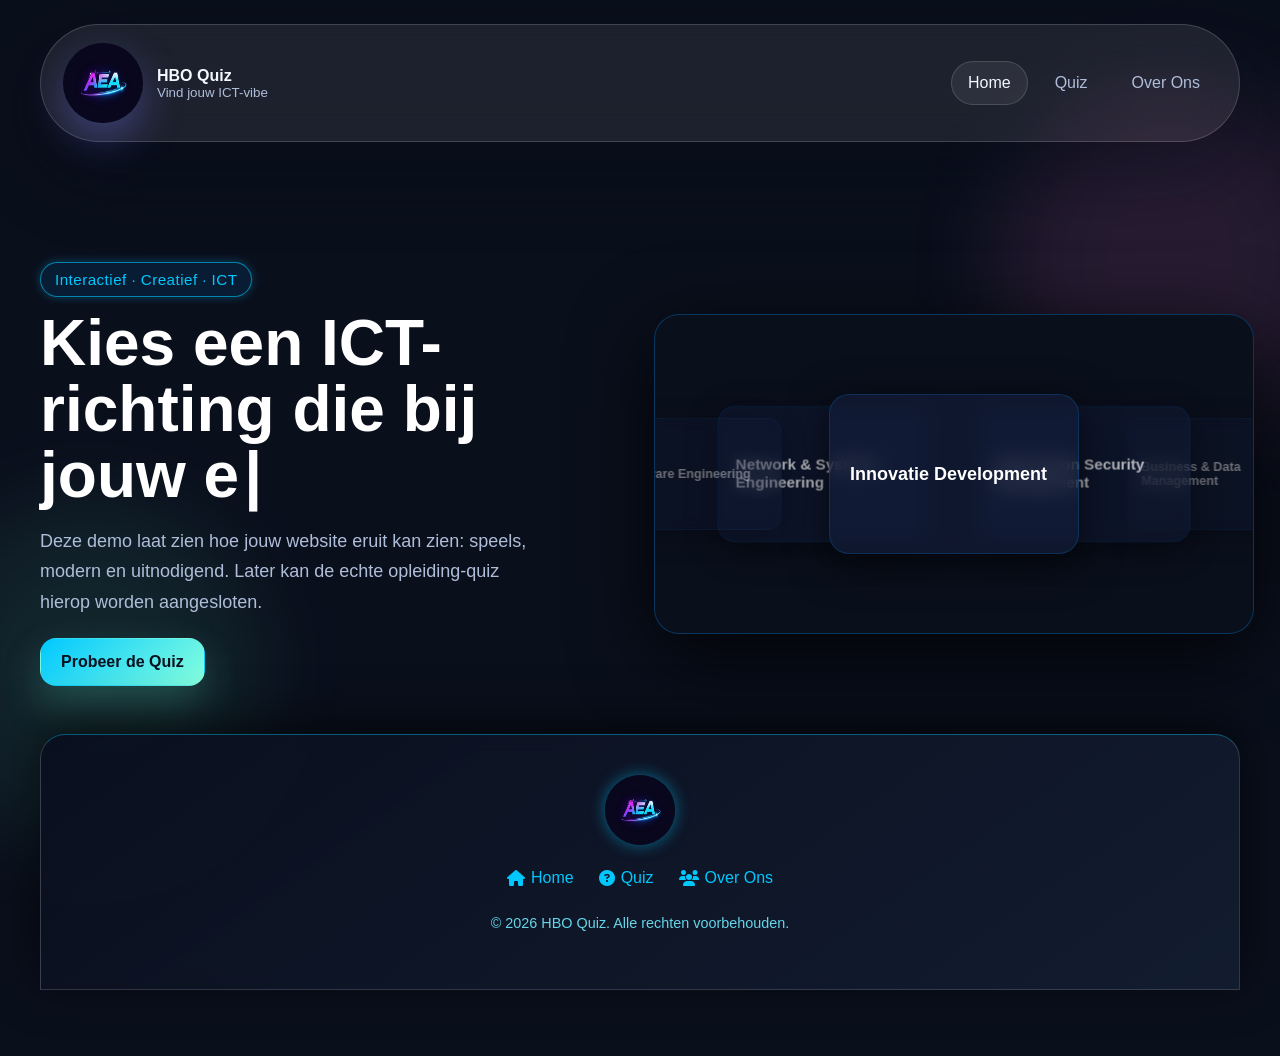
<file: index.html>
<!DOCTYPE html>
<html lang="nl">

<head>
  <meta charset="UTF-8" />
  <meta name="viewport" content="width=device-width, initial-scale=1.0" />
  <title>HBO Quiz | Ontdek jouw ICT-match</title>
  <meta name="description"
    content="Een speelse demo-website voor een interactieve ICT-quiz met home, quiz en contactpagina." />
  <link rel="preconnect" href="https://fonts.googleapis.com" />
  <link rel="preconnect" href="https://fonts.gstatic.com" crossorigin />
  <link href="https://fonts.googleapis.com/css2?family=Inter:wght@400;500;600;700;800&display=swap" rel="stylesheet" />
  <link rel="stylesheet" href="css/style.css" />
  <link rel="stylesheet" href="https://cdnjs.cloudflare.com/ajax/libs/font-awesome/6.5.0/css/all.min.css">

</head>

<body data-page="home">
  <div class="page-shell">
    <header class="site-header glass-panel">
      <a class="brand" href="index.html">

        <img src="img/logo.png" class="brand-mark" alt="" style="width: 80px; height: 80px; border-radius: 50%;">


        <span>
          <strong>HBO Quiz</strong>
          <small>Vind jouw ICT-vibe</small>
        </span>
      </a>

      <button class="menu-toggle" type="button" aria-label="Open menu">
        <span></span>
        <span></span>
        <span></span>
      </button>

      <nav class="site-nav">
        <a class="active" href="index.html">Home</a>
        <a href="quiz/index.html">Quiz</a>
        <a href="quiz/over-ons.html">Over Ons</a>
      </nav>
    </header>

    <main>
      <section class="hero section-grid">
        <div class="hero-copy">
          <span class="eyebrow reveal">Interactief · Creatief · ICT</span>

          <h1 class="title interactive-text">
            <span>Kies</span>
            <span>een</span>
            <span class="highlight">ICT-richting</span>
            <span>die</span>
            <span>bij</span>
            <span>jouw</span>
            <span>energie</span>
            <span>past.</span>
          </h1>

          <p class="reveal delay">
            Deze demo laat zien hoe jouw website eruit kan zien: speels,
            modern en uitnodigend. Later kan de echte opleiding-quiz hierop
            worden aangesloten.
          </p>

          <div class="hero-actions reveal delay-2">
            <a class="button button-primary" href="quiz/index.html">Probeer de Quiz</a>


          </div>
        </div>

        <div class="hero-box">
          <div class="card-stack">

            <div class="card pos-2">
              <h2>Software Engineering</h2>
            </div>

            <div class="card pos-1">
              <h2>Network & Systems Engineering</h2>
            </div>

            <div class="card pos-0">
              <h2>Innovatie Development</h2>
            </div>

            <div class="card pos-3">
              <h2>Information Security Management</h2>
            </div>

            <div class="card pos-4">
              <h2>Business & Data Management</h2>
            </div>

          </div>
        </div>


      </section>

    <footer class="site-footer glass-panel">
  <div class="footer-content">
    <div class="footer-logo">
      <a href="index.html" class="brand">
        <img src="img/logo.png" class="brand-mark" alt="HBO Quiz Logo">
      </a>
    </div>

    <nav class="footer-nav">
      <a href="index.html"><i class="fas fa-home"></i> Home</a>
      <a href="quiz/index.html"><i class="fas fa-question-circle"></i> Quiz</a>
      <a href="quiz/over-ons.html"><i class="fas fa-users"></i> Over Ons</a>
    </nav>

    <p class="footer-copy">&copy; 2026 HBO Quiz. Alle rechten voorbehouden.</p>
  </div>
</footer>

<script src="javascript/script.js"></script>
</body>
<br>

</html>
</file>
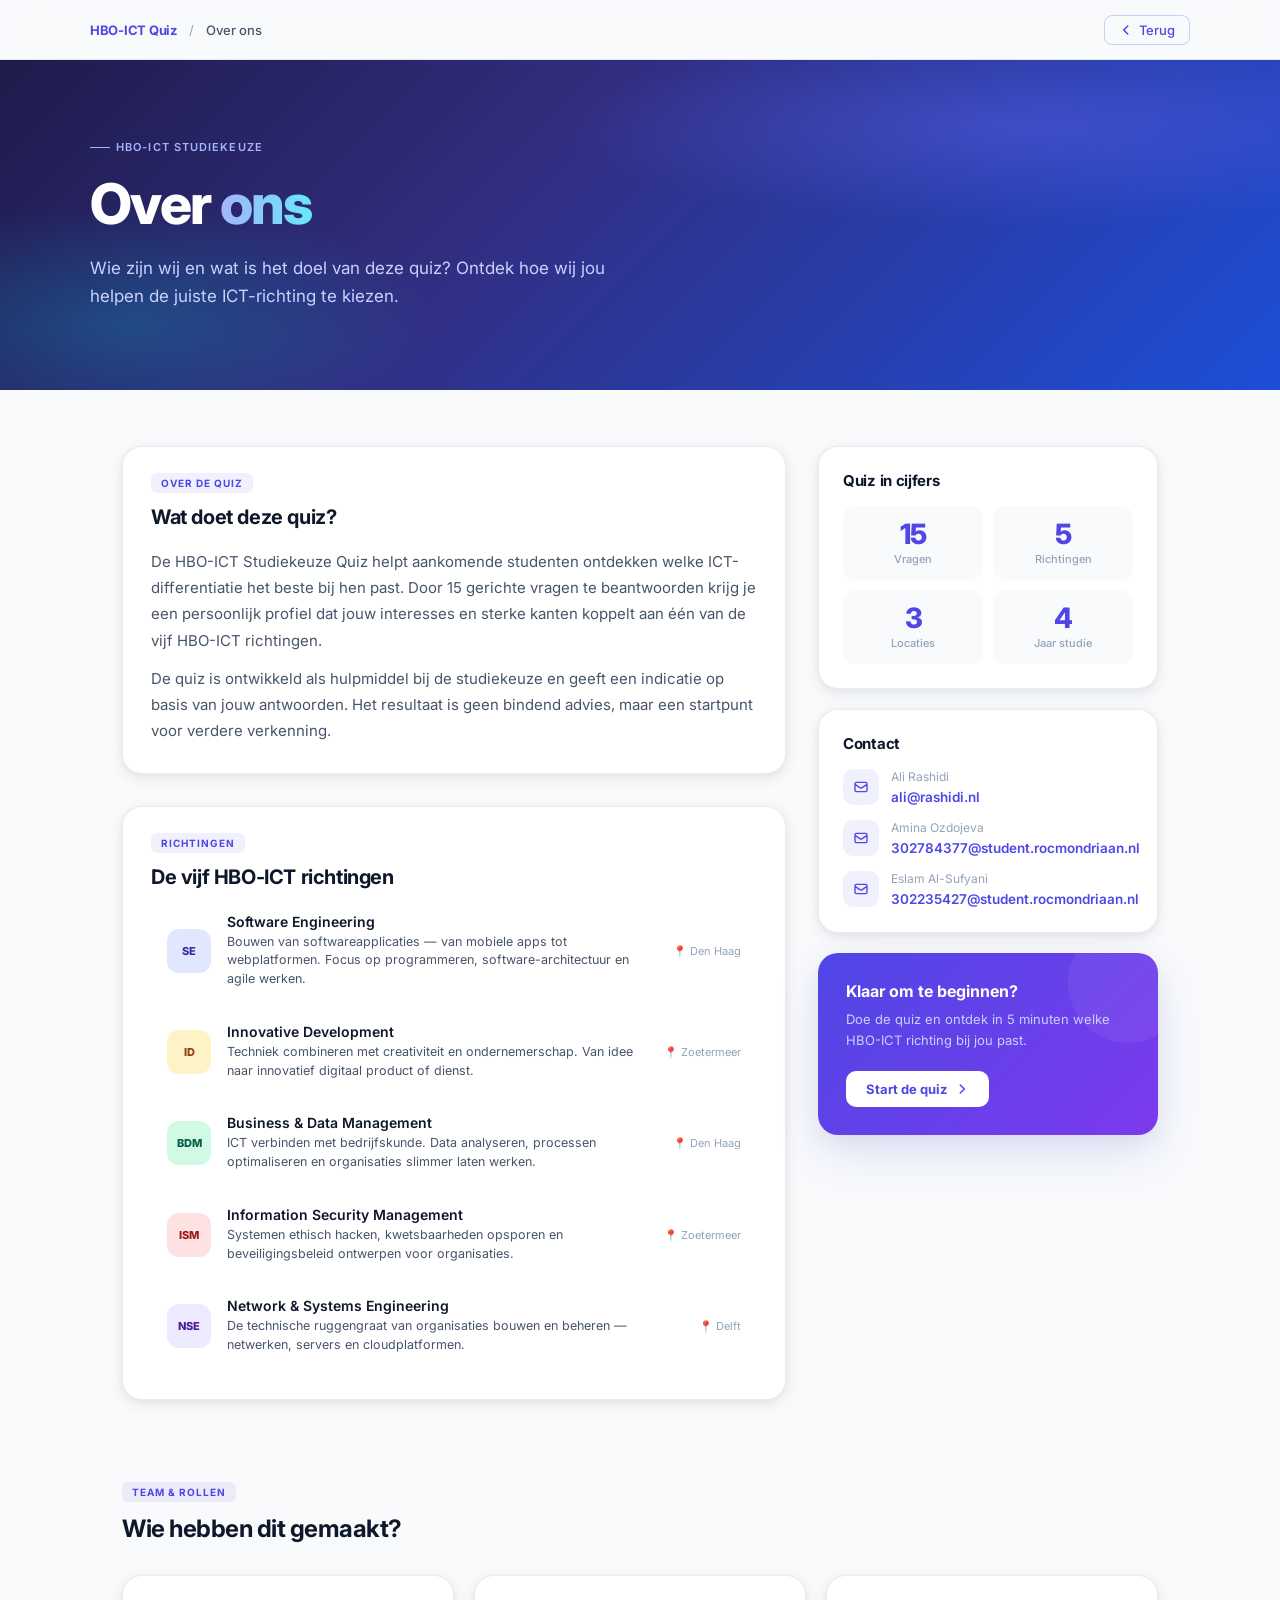
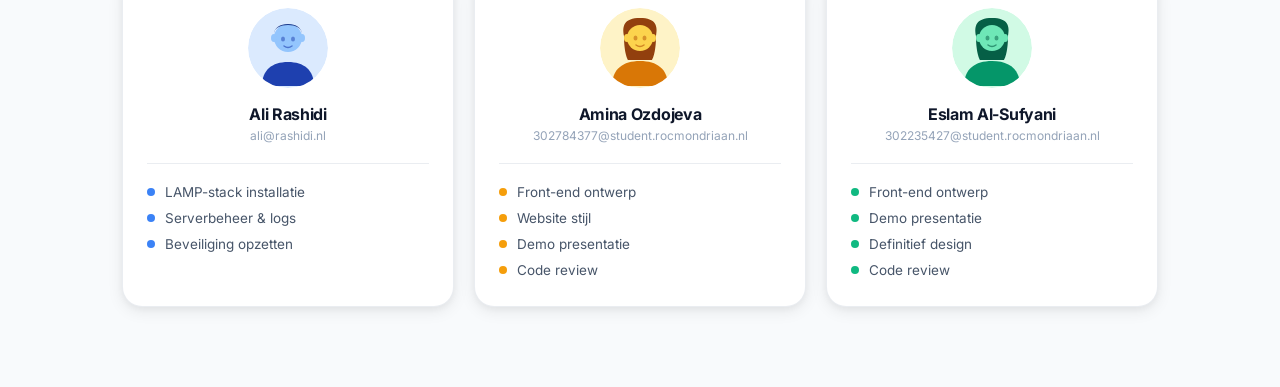
<file: over-ons.html>
<!DOCTYPE html>
<html lang="nl">
<head>
  <meta charset="UTF-8" />
  <meta name="viewport" content="width=device-width, initial-scale=1.0" />
  <title>Over ons – HBO-ICT Studiekeuze Quiz</title>
  <link rel="preconnect" href="https://fonts.googleapis.com">
  <link rel="preconnect" href="https://fonts.gstatic.com" crossorigin>
  <link href="https://fonts.googleapis.com/css2?family=Inter:wght@300;400;500;600;700;800&display=swap" rel="stylesheet">
  <style>
    *, *::before, *::after { box-sizing: border-box; margin: 0; padding: 0; }

    :root {
      --primary: #4f46e5;
      --primary-light: #818cf8;
      --primary-dark: #3730a3;
      --surface-solid: #ffffff;
      --text-primary: #0f172a;
      --text-secondary: #475569;
      --text-muted: #94a3b8;
      --border: rgba(148,163,184,0.2);
      --shadow-md: 0 4px 16px rgba(0,0,0,0.08), 0 2px 6px rgba(0,0,0,0.04);
      --shadow-lg: 0 20px 48px rgba(79,70,229,0.12), 0 8px 24px rgba(0,0,0,0.06);
    }

    html { scroll-behavior: smooth; }

    body {
      font-family: 'Inter', system-ui, -apple-system, sans-serif;
      background: #f8fafc;
      color: var(--text-primary);
      min-height: 100vh;
      -webkit-font-smoothing: antialiased;
    }

    /* ── NAV ── */
    nav {
      position: sticky;
      top: 0;
      z-index: 100;
      background: rgba(248,250,252,0.85);
      backdrop-filter: blur(16px);
      -webkit-backdrop-filter: blur(16px);
      border-bottom: 1px solid var(--border);
      padding: 0 2rem;
      height: 60px;
      display: flex;
      align-items: center;
    }

    .nav-inner {
      max-width: 1100px;
      margin: 0 auto;
      width: 100%;
      display: flex;
      align-items: center;
      gap: 12px;
    }

    .nav-logo { font-size: 13px; font-weight: 700; color: var(--primary); letter-spacing: -0.02em; }
    .nav-sep { color: var(--text-muted); font-size: 13px; }
    .nav-page { font-size: 13px; color: var(--text-secondary); font-weight: 500; }

    .nav-back {
      margin-left: auto;
      display: inline-flex;
      align-items: center;
      gap: 6px;
      font-size: 13px;
      font-weight: 500;
      color: var(--primary);
      text-decoration: none;
      padding: 6px 14px;
      border-radius: 8px;
      border: 1.5px solid rgba(79,70,229,0.25);
      transition: background 0.15s, border-color 0.15s;
    }
    .nav-back:hover { background: rgba(79,70,229,0.06); border-color: var(--primary); }
    .nav-back svg { width: 14px; height: 14px; }

    /* ── HERO ── */
    .hero {
      background: linear-gradient(135deg, #1e1b4b 0%, #312e81 40%, #1d4ed8 100%);
      padding: 72px 2rem 80px;
      position: relative;
      overflow: hidden;
    }
    .hero::before {
      content: '';
      position: absolute;
      inset: 0;
      background:
        radial-gradient(ellipse 60% 50% at 80% 20%, rgba(99,102,241,0.4) 0%, transparent 60%),
        radial-gradient(ellipse 40% 60% at 10% 80%, rgba(6,182,212,0.25) 0%, transparent 60%);
      pointer-events: none;
    }
    .hero-inner { max-width: 1100px; margin: 0 auto; position: relative; }

    .hero-label {
      display: inline-flex;
      align-items: center;
      gap: 6px;
      font-size: 11px;
      font-weight: 600;
      letter-spacing: 0.1em;
      text-transform: uppercase;
      color: #a5b4fc;
      margin-bottom: 20px;
    }
    .hero-label::before { content: ''; display: block; width: 20px; height: 1.5px; background: #a5b4fc; }

    .hero h1 {
      font-size: clamp(36px, 5vw, 56px);
      font-weight: 800;
      color: #ffffff;
      letter-spacing: -0.03em;
      line-height: 1.1;
      margin-bottom: 18px;
    }
    .hero h1 span {
      background: linear-gradient(90deg, #a5b4fc, #67e8f9);
      -webkit-background-clip: text;
      -webkit-text-fill-color: transparent;
      background-clip: text;
    }
    .hero-sub { font-size: 17px; color: #c7d2fe; max-width: 520px; line-height: 1.65; font-weight: 400; }

    /* ── LAYOUT ── */
    main {
      max-width: 1100px;
      margin: 0 auto;
      padding: 56px 2rem 80px;
      display: grid;
      grid-template-columns: 1fr 340px;
      gap: 32px;
      align-items: start;
    }

    .left-col { display: flex; flex-direction: column; gap: 32px; }

    .section-card {
      background: var(--surface-solid);
      border-radius: 20px;
      border: 1px solid var(--border);
      box-shadow: var(--shadow-md);
      overflow: hidden;
    }
    .section-card-header { padding: 24px 28px 0; }

    .section-tag {
      display: inline-block;
      font-size: 10px;
      font-weight: 700;
      letter-spacing: 0.1em;
      text-transform: uppercase;
      color: var(--primary);
      background: rgba(79,70,229,0.08);
      padding: 4px 10px;
      border-radius: 6px;
      margin-bottom: 12px;
    }
    .section-card h2 { font-size: 20px; font-weight: 700; letter-spacing: -0.02em; color: var(--text-primary); margin-bottom: 4px; }

    .section-card-body { padding: 16px 28px 28px; }
    .section-card-body p { font-size: 15px; color: var(--text-secondary); line-height: 1.75; margin-bottom: 12px; }
    .section-card-body p:last-child { margin-bottom: 0; }

    /* ── TRACKS ── */
    .tracks-list { padding: 4px 28px 28px; display: flex; flex-direction: column; gap: 2px; }

    .track-item {
      display: flex;
      align-items: center;
      gap: 16px;
      padding: 16px;
      border-radius: 14px;
      transition: background 0.15s;
    }
    .track-item:hover { background: #f8fafc; }

    .track-icon {
      flex-shrink: 0;
      width: 44px;
      height: 44px;
      border-radius: 12px;
      display: flex;
      align-items: center;
      justify-content: center;
      font-size: 11px;
      font-weight: 800;
    }
    .track-item-body { flex: 1; min-width: 0; }
    .track-item-body h3 { font-size: 14px; font-weight: 600; color: var(--text-primary); margin-bottom: 3px; }
    .track-item-body p { font-size: 12.5px; color: var(--text-secondary); line-height: 1.5; margin: 0; }
    .track-loc { font-size: 11px; color: var(--text-muted); white-space: nowrap; flex-shrink: 0; }

    /* ── SIDEBAR ── */
    .right-col { display: flex; flex-direction: column; gap: 20px; }

    .sidebar-card {
      background: var(--surface-solid);
      border-radius: 20px;
      border: 1px solid var(--border);
      box-shadow: var(--shadow-md);
      padding: 24px;
    }
    .sidebar-card h3 { font-size: 15px; font-weight: 700; color: var(--text-primary); letter-spacing: -0.02em; margin-bottom: 16px; }

    .stat-grid { display: grid; grid-template-columns: 1fr 1fr; gap: 10px; }
    .stat { background: #f8fafc; border-radius: 12px; padding: 14px; text-align: center; }
    .stat-number { font-size: 28px; font-weight: 800; letter-spacing: -0.04em; color: var(--primary); line-height: 1; margin-bottom: 4px; }
    .stat-label { font-size: 11px; color: var(--text-muted); font-weight: 500; }

    .contact-item { display: flex; align-items: center; gap: 12px; }
    .contact-icon {
      width: 36px; height: 36px;
      border-radius: 10px;
      background: rgba(79,70,229,0.08);
      display: flex; align-items: center; justify-content: center;
      flex-shrink: 0;
    }
    .contact-icon svg { width: 16px; height: 16px; color: var(--primary); }
    .contact-item-body p { font-size: 12px; color: var(--text-muted); margin-bottom: 2px; }
    .contact-item-body a { font-size: 13.5px; font-weight: 600; color: var(--primary); text-decoration: none; }
    .contact-item-body a:hover { text-decoration: underline; }

    .cta-card {
      background: linear-gradient(135deg, var(--primary) 0%, #7c3aed 100%);
      border-radius: 20px;
      padding: 28px;
      box-shadow: var(--shadow-lg);
      position: relative;
      overflow: hidden;
    }
    .cta-card::before {
      content: '';
      position: absolute;
      top: -30px; right: -30px;
      width: 120px; height: 120px;
      border-radius: 50%;
      background: rgba(255,255,255,0.06);
    }
    .cta-card h3 { font-size: 16px; font-weight: 700; color: #fff; margin-bottom: 8px; position: relative; }
    .cta-card p { font-size: 13px; color: #c7d2fe; line-height: 1.6; margin-bottom: 20px; position: relative; }

    .cta-btn {
      display: inline-flex;
      align-items: center;
      gap: 8px;
      background: #fff;
      color: var(--primary);
      font-size: 13px;
      font-weight: 700;
      padding: 10px 20px;
      border-radius: 10px;
      text-decoration: none;
      transition: opacity 0.15s, transform 0.15s;
      position: relative;
    }
    .cta-btn:hover { opacity: 0.92; transform: translateY(-1px); }
    .cta-btn svg { width: 14px; height: 14px; }

    /* ── TEAM SECTION ── */
    .team-section {
      max-width: 1100px;
      margin: 0 auto;
      padding: 0 2rem 80px;
    }

    .team-section-header {
      margin-bottom: 32px;
    }

    .team-section-header .section-tag { margin-bottom: 12px; }

    .team-section-header h2 {
      font-size: 24px;
      font-weight: 700;
      letter-spacing: -0.02em;
      color: var(--text-primary);
    }

    .team-grid {
      display: grid;
      grid-template-columns: repeat(3, 1fr);
      gap: 20px;
    }

    .team-card {
      background: var(--surface-solid);
      border-radius: 20px;
      border: 1px solid var(--border);
      box-shadow: var(--shadow-md);
      padding: 32px 24px 28px;
      display: flex;
      flex-direction: column;
      align-items: center;
      text-align: center;
      transition: box-shadow 0.2s, transform 0.2s;
    }
    .team-card:hover {
      box-shadow: var(--shadow-lg);
      transform: translateY(-2px);
    }

    .team-avatar {
      width: 80px;
      height: 80px;
      border-radius: 50%;
      overflow: hidden;
      margin-bottom: 16px;
      flex-shrink: 0;
      display: flex;
      align-items: flex-end;
      justify-content: center;
    }

    .team-avatar svg {
      width: 100%;
      height: 100%;
    }

    .team-name {
      font-size: 16px;
      font-weight: 700;
      color: var(--text-primary);
      letter-spacing: -0.02em;
      margin-bottom: 4px;
    }

    .team-email {
      font-size: 12px;
      color: var(--text-muted);
      text-decoration: none;
      margin-bottom: 20px;
      word-break: break-all;
    }
    .team-email:hover { color: var(--primary); }

    .team-divider {
      width: 100%;
      height: 1px;
      background: var(--border);
      margin-bottom: 20px;
    }

    .team-roles {
      list-style: none;
      width: 100%;
      display: flex;
      flex-direction: column;
      gap: 10px;
      text-align: left;
    }

    .team-roles li {
      display: flex;
      align-items: center;
      gap: 10px;
      font-size: 13.5px;
      color: var(--text-secondary);
    }

    .role-dot {
      width: 8px;
      height: 8px;
      border-radius: 50%;
      flex-shrink: 0;
    }

    @media (max-width: 820px) {
      main { grid-template-columns: 1fr; padding: 40px 1.25rem 60px; }
      .right-col { order: -1; }
      .stat-grid { grid-template-columns: repeat(4, 1fr); }
      .team-grid { grid-template-columns: 1fr; }
      .team-section { padding-left: 1.25rem; padding-right: 1.25rem; }
    }
    @media (max-width: 520px) {
      .hero { padding: 52px 1.25rem 60px; }
      .section-card-header, .section-card-body, .tracks-list { padding-left: 20px; padding-right: 20px; }
      .stat-grid { grid-template-columns: 1fr 1fr; }
      .team-grid { grid-template-columns: 1fr; }
    }
  </style>
</head>
<body>

<!-- NAV -->
<nav>
  <div class="nav-inner">
    <span class="nav-logo">HBO-ICT Quiz</span>
    <span class="nav-sep">/</span>
    <span class="nav-page">Over ons</span>
    <a href="index.html" class="nav-back">
      <svg fill="none" viewBox="0 0 24 24" stroke="currentColor" stroke-width="2.5">
        <path stroke-linecap="round" stroke-linejoin="round" d="M15 19l-7-7 7-7"/>
      </svg>
      Terug
    </a>
  </div>
</nav>

<!-- HERO -->
<section class="hero">
  <div class="hero-inner">
    <div class="hero-label">HBO-ICT Studiekeuze</div>
    <h1>Over <span>ons</span></h1>
    <p class="hero-sub">Wie zijn wij en wat is het doel van deze quiz? Ontdek hoe wij jou helpen de juiste ICT-richting te kiezen.</p>
  </div>
</section>

<!-- MAIN -->
<main>
  <div class="left-col">

    <!-- About quiz -->
    <div class="section-card">
      <div class="section-card-header">
        <div class="section-tag">Over de quiz</div>
        <h2>Wat doet deze quiz?</h2>
      </div>
      <div class="section-card-body">
        <p>De HBO-ICT Studiekeuze Quiz helpt aankomende studenten ontdekken welke ICT-differentiatie het beste bij hen past. Door 15 gerichte vragen te beantwoorden krijg je een persoonlijk profiel dat jouw interesses en sterke kanten koppelt aan één van de vijf HBO-ICT richtingen.</p>
        <p>De quiz is ontwikkeld als hulpmiddel bij de studiekeuze en geeft een indicatie op basis van jouw antwoorden. Het resultaat is geen bindend advies, maar een startpunt voor verdere verkenning.</p>
      </div>
    </div>

    <!-- Tracks -->
    <div class="section-card">
      <div class="section-card-header">
        <div class="section-tag">Richtingen</div>
        <h2>De vijf HBO-ICT richtingen</h2>
      </div>
      <div class="tracks-list">

        <div class="track-item">
          <div class="track-icon" style="background:#e0e7ff;color:#3730a3">SE</div>
          <div class="track-item-body">
            <h3>Software Engineering</h3>
            <p>Bouwen van softwareapplicaties — van mobiele apps tot webplatformen. Focus op programmeren, software-architectuur en agile werken.</p>
          </div>
          <span class="track-loc">📍 Den Haag</span>
        </div>

        <div class="track-item">
          <div class="track-icon" style="background:#fef3c7;color:#92400e">ID</div>
          <div class="track-item-body">
            <h3>Innovative Development</h3>
            <p>Techniek combineren met creativiteit en ondernemerschap. Van idee naar innovatief digitaal product of dienst.</p>
          </div>
          <span class="track-loc">📍 Zoetermeer</span>
        </div>

        <div class="track-item">
          <div class="track-icon" style="background:#d1fae5;color:#065f46">BDM</div>
          <div class="track-item-body">
            <h3>Business &amp; Data Management</h3>
            <p>ICT verbinden met bedrijfskunde. Data analyseren, processen optimaliseren en organisaties slimmer laten werken.</p>
          </div>
          <span class="track-loc">📍 Den Haag</span>
        </div>

        <div class="track-item">
          <div class="track-icon" style="background:#fee2e2;color:#991b1b">ISM</div>
          <div class="track-item-body">
            <h3>Information Security Management</h3>
            <p>Systemen ethisch hacken, kwetsbaarheden opsporen en beveiligingsbeleid ontwerpen voor organisaties.</p>
          </div>
          <span class="track-loc">📍 Zoetermeer</span>
        </div>

        <div class="track-item">
          <div class="track-icon" style="background:#ede9fe;color:#4c1d95">NSE</div>
          <div class="track-item-body">
            <h3>Network &amp; Systems Engineering</h3>
            <p>De technische ruggengraat van organisaties bouwen en beheren — netwerken, servers en cloudplatformen.</p>
          </div>
          <span class="track-loc">📍 Delft</span>
        </div>

      </div>
    </div>

  </div><!-- /left-col -->

  <div class="right-col">

    <!-- Stats -->
    <div class="sidebar-card">
      <h3>Quiz in cijfers</h3>
      <div class="stat-grid">
        <div class="stat"><div class="stat-number">15</div><div class="stat-label">Vragen</div></div>
        <div class="stat"><div class="stat-number">5</div><div class="stat-label">Richtingen</div></div>
        <div class="stat"><div class="stat-number">3</div><div class="stat-label">Locaties</div></div>
        <div class="stat"><div class="stat-number">4</div><div class="stat-label">Jaar studie</div></div>
      </div>
    </div>

    <!-- Contact -->
    <div class="sidebar-card">
      <h3>Contact</h3>
      <div style="display:flex;flex-direction:column;gap:14px;">
        <div class="contact-item">
          <div class="contact-icon">
            <svg fill="none" viewBox="0 0 24 24" stroke="currentColor" stroke-width="2">
              <path stroke-linecap="round" stroke-linejoin="round" d="M3 8l7.89 5.26a2 2 0 002.22 0L21 8M5 19h14a2 2 0 002-2V7a2 2 0 00-2-2H5a2 2 0 00-2 2v10a2 2 0 002 2z"/>
            </svg>
          </div>
          <div class="contact-item-body">
            <p>Ali Rashidi</p>
            <a href="mailto:ali@rashidi.nl">ali@rashidi.nl</a>
          </div>
        </div>
        <div class="contact-item">
          <div class="contact-icon">
            <svg fill="none" viewBox="0 0 24 24" stroke="currentColor" stroke-width="2">
              <path stroke-linecap="round" stroke-linejoin="round" d="M3 8l7.89 5.26a2 2 0 002.22 0L21 8M5 19h14a2 2 0 002-2V7a2 2 0 00-2-2H5a2 2 0 00-2 2v10a2 2 0 002 2z"/>
            </svg>
          </div>
          <div class="contact-item-body">
            <p>Amina Ozdojeva</p>
            <a href="mailto:302784377@student.rocmondriaan.nl">302784377@student.rocmondriaan.nl</a>
          </div>
        </div>
        <div class="contact-item">
          <div class="contact-icon">
            <svg fill="none" viewBox="0 0 24 24" stroke="currentColor" stroke-width="2">
              <path stroke-linecap="round" stroke-linejoin="round" d="M3 8l7.89 5.26a2 2 0 002.22 0L21 8M5 19h14a2 2 0 002-2V7a2 2 0 00-2-2H5a2 2 0 00-2 2v10a2 2 0 002 2z"/>
            </svg>
          </div>
          <div class="contact-item-body">
            <p>Eslam Al-Sufyani</p>
            <a href="mailto:302235427@student.rocmondriaan.nl">302235427@student.rocmondriaan.nl</a>
          </div>
        </div>
      </div>
    </div>

    <!-- CTA -->
    <div class="cta-card">
      <h3>Klaar om te beginnen?</h3>
      <p>Doe de quiz en ontdek in 5 minuten welke HBO-ICT richting bij jou past.</p>
      <a href="index.html" class="cta-btn">
        Start de quiz
        <svg fill="none" viewBox="0 0 24 24" stroke="currentColor" stroke-width="2.5">
          <path stroke-linecap="round" stroke-linejoin="round" d="M9 5l7 7-7 7"/>
        </svg>
      </a>
    </div>

  </div><!-- /right-col -->
</main>

<!-- TEAM -->
<section class="team-section">
  <div class="team-section-header">
    <div class="section-tag">Team &amp; Rollen</div>
    <h2>Wie hebben dit gemaakt?</h2>
  </div>

  <div class="team-grid">

    <!-- Ali Rashidi -->
    <div class="team-card">
      <!-- male avatar: Ali -->
      <div class="team-avatar">
        <svg viewBox="0 0 80 80" fill="none" xmlns="http://www.w3.org/2000/svg">
          <circle cx="40" cy="40" r="40" fill="#dbeafe"/>
          <!-- body -->
          <path d="M14 78 C14 62 24 54 40 54 C56 54 66 62 66 78Z" fill="#1e40af"/>
          <!-- head -->
          <circle cx="40" cy="30" r="14" fill="#93c5fd"/>
          <!-- short hair top -->
          <path d="M26 26 C26 14 54 14 54 26 C54 20 48 16 40 16 C32 16 26 20 26 26Z" fill="#1e3a8a"/>
          <!-- ears -->
          <ellipse cx="26" cy="30" rx="3" ry="4" fill="#93c5fd"/>
          <ellipse cx="54" cy="30" rx="3" ry="4" fill="#93c5fd"/>
          <!-- face details -->
          <ellipse cx="35" cy="31" rx="2" ry="2.5" fill="#1e40af" opacity="0.5"/>
          <ellipse cx="45" cy="31" rx="2" ry="2.5" fill="#1e40af" opacity="0.5"/>
          <path d="M36 38 Q40 41 44 38" stroke="#1e40af" stroke-width="1.5" stroke-linecap="round" fill="none" opacity="0.6"/>
        </svg>
      </div>
      <div class="team-name">Ali Rashidi</div>
      <a href="mailto:ali@rashidi.nl" class="team-email">ali@rashidi.nl</a>
      <div class="team-divider"></div>
      <ul class="team-roles">
        <li><span class="role-dot" style="background:#3b82f6"></span>LAMP-stack installatie</li>
        <li><span class="role-dot" style="background:#3b82f6"></span>Serverbeheer &amp; logs</li>
        <li><span class="role-dot" style="background:#3b82f6"></span>Beveiliging opzetten</li>
      </ul>
    </div>

    <!-- Amina Ozdojeva -->
    <div class="team-card">
      <!-- female avatar: Amina -->
      <div class="team-avatar">
        <svg viewBox="0 0 80 80" fill="none" xmlns="http://www.w3.org/2000/svg">
          <circle cx="40" cy="40" r="40" fill="#fef3c7"/>
          <!-- body -->
          <path d="M12 78 C12 61 23 53 40 53 C57 53 68 61 68 78Z" fill="#d97706"/>
          <!-- long hair back -->
          <path d="M24 28 C22 18 24 10 40 10 C56 10 58 18 56 28 C56 46 52 52 52 52 L28 52 C28 52 24 46 24 28Z" fill="#92400e"/>
          <!-- head -->
          <circle cx="40" cy="30" r="13" fill="#fcd34d"/>
          <!-- ears -->
          <ellipse cx="27" cy="30" rx="3" ry="4" fill="#fcd34d"/>
          <ellipse cx="53" cy="30" rx="3" ry="4" fill="#fcd34d"/>
          <!-- hair top over head -->
          <path d="M27 22 C27 14 53 14 53 22 C53 18 47 14 40 14 C33 14 27 18 27 22Z" fill="#92400e"/>
          <!-- face details -->
          <ellipse cx="35.5" cy="30" rx="2" ry="2.5" fill="#b45309" opacity="0.5"/>
          <ellipse cx="44.5" cy="30" rx="2" ry="2.5" fill="#b45309" opacity="0.5"/>
          <path d="M36 37 Q40 40 44 37" stroke="#b45309" stroke-width="1.5" stroke-linecap="round" fill="none" opacity="0.6"/>
        </svg>
      </div>
      <div class="team-name">Amina Ozdojeva</div>
      <a href="mailto:302784377@student.rocmondriaan.nl" class="team-email">302784377@student.rocmondriaan.nl</a>
      <div class="team-divider"></div>
      <ul class="team-roles">
        <li><span class="role-dot" style="background:#f59e0b"></span>Front-end ontwerp</li>
        <li><span class="role-dot" style="background:#f59e0b"></span>Website stijl</li>
        <li><span class="role-dot" style="background:#f59e0b"></span>Demo presentatie</li>
        <li><span class="role-dot" style="background:#f59e0b"></span>Code review</li>
      </ul>
    </div>

    <!-- Eslam Al-Sufyani -->
    <div class="team-card">
      <!-- female avatar: Eslam -->
      <div class="team-avatar">
        <svg viewBox="0 0 80 80" fill="none" xmlns="http://www.w3.org/2000/svg">
          <circle cx="40" cy="40" r="40" fill="#d1fae5"/>
          <!-- body -->
          <path d="M12 78 C12 61 23 53 40 53 C57 53 68 61 68 78Z" fill="#059669"/>
          <!-- long hair back -->
          <path d="M24 28 C22 18 24 10 40 10 C56 10 58 18 56 28 C56 46 52 52 52 52 L28 52 C28 52 24 46 24 28Z" fill="#065f46"/>
          <!-- head -->
          <circle cx="40" cy="30" r="13" fill="#6ee7b7"/>
          <!-- ears -->
          <ellipse cx="27" cy="30" rx="3" ry="4" fill="#6ee7b7"/>
          <ellipse cx="53" cy="30" rx="3" ry="4" fill="#6ee7b7"/>
          <!-- hair top over head -->
          <path d="M27 22 C27 14 53 14 53 22 C53 18 47 14 40 14 C33 14 27 18 27 22Z" fill="#065f46"/>
          <!-- face details -->
          <ellipse cx="35.5" cy="30" rx="2" ry="2.5" fill="#065f46" opacity="0.5"/>
          <ellipse cx="44.5" cy="30" rx="2" ry="2.5" fill="#065f46" opacity="0.5"/>
          <path d="M36 37 Q40 40 44 37" stroke="#065f46" stroke-width="1.5" stroke-linecap="round" fill="none" opacity="0.6"/>
        </svg>
      </div>
      <div class="team-name">Eslam Al-Sufyani</div>
      <a href="mailto:302235427@student.rocmondriaan.nl" class="team-email">302235427@student.rocmondriaan.nl</a>
      <div class="team-divider"></div>
      <ul class="team-roles">
        <li><span class="role-dot" style="background:#10b981"></span>Front-end ontwerp</li>
        <li><span class="role-dot" style="background:#10b981"></span>Demo presentatie</li>
        <li><span class="role-dot" style="background:#10b981"></span>Definitief design</li>
        <li><span class="role-dot" style="background:#10b981"></span>Code review</li>
      </ul>
    </div>

  </div>
</section>

</body>
</html>
</file>
<file: css/style.css>
:root {
  --bg: #07111f;
  --bg-secondary: rgba(9, 18, 37, 0.75);
  --panel: rgba(255, 255, 255, 0.08);
  --panel-border: rgba(255, 255, 255, 0.16);
  --text: #f5f7ff;
  --muted: #b0bdd9;
  --accent: #00c8ff;
  --accent-strong: #7f7bff;
  --accent-warm: #ff7bd5;
  --shadow: 0 24px 80px rgba(5, 10, 22, 0.45);
  --radius-xl: 28px;
  --radius-lg: 20px;
  --radius-md: 14px;
 
}
 
* {
  box-sizing: border-box;
}
 
html {
  scroll-behavior: smooth;
}
 
body {
  margin: 0;
  min-height: 100vh;
  font-family: 'Inter', sans-serif;
  color: var(--text);
  background:
    radial-gradient(circle at top left, rgba(127, 123, 255, 0.35), transparent 32%),
    radial-gradient(circle at top right, rgba(98, 243, 200, 0.2), transparent 26%),
    linear-gradient(160deg, #050b16 0%, #09162b 45%, #07111f 100%);
}
 
body::before,
body::after {
  content: '';
  position: fixed;
  inset: auto;
  width: 340px;
  height: 340px;
  border-radius: 50%;
  filter: blur(50px);
  opacity: 0.34;
  z-index: -1;
}
 
body::before {
  top: 90px;
  right: -60px;
  background: rgba(255, 123, 213, 0.35);
}
 
body::after {
  bottom: 60px;
  left: -80px;
  background: rgba(98, 243, 200, 0.28);
}
 
.page-shell {
  width: min(1200px, calc(100% - 32px));
  margin: 0 auto;
  padding: 24px 0 48px;
}
 
.glass-panel {
  background: var(--panel);
  border: 1px solid var(--panel-border);
  backdrop-filter: blur(18px);
  box-shadow: var(--shadow);
}
 
.site-header {
  display: flex;
  align-items: center;
  justify-content: space-between;
  gap: 24px;
  padding: 18px 22px;
  border-radius: 999px;
  position: sticky;
  top: 16px;
  z-index: 10;
}
 
 
.brand {
  display: inline-flex;
  align-items: center;
  gap: 14px;
  color: var(--text);
  text-decoration: none;
}
 
.brand strong,
.brand small {
  display: block;
}
 
.brand small {
  color: var(--muted);
}
 
.brand-mark {
  width: 52px;
  height: 52px;
  display: grid;
  place-items: center;
  border-radius: 18px;
  background: linear-gradient(135deg, var(--accent-strong), var(--accent-warm));
  font-weight: 800;
  box-shadow: 0 16px 40px rgba(127, 123, 255, 0.35);
}
 
.site-nav {
  display: flex;
  align-items: center;
  gap: 10px;
}
 
.site-nav a,
.button {
  transition: transform 180ms ease, box-shadow 180ms ease, background 180ms ease, border-color 180ms ease;
}
 
.site-nav a {
  color: var(--muted);
  text-decoration: none;
  padding: 12px 16px;
  border-radius: 999px;
  border: 1px solid transparent;
}
 
.site-nav a:hover,
.site-nav a.active {
  color: var(--text);
  border-color: rgba(255, 255, 255, 0.14);
  background: rgba(255, 255, 255, 0.07);
}
 
.menu-toggle {
  display: none;
  flex-direction: column;
  gap: 4px;
  background: transparent;
  border: 0;
  padding: 0;
}
 
.menu-toggle span {
  width: 24px;
  height: 2px;
  background: var(--text);
  border-radius: 999px;
}
 
main {
  padding-top: 36px;
}
 
.section,
.section-grid {
  margin-top: 36px;
}
 
.section-grid {
  display: grid;
  grid-template-columns: repeat(2, minmax(0, 1fr));
  gap: 28px;
  align-items: center;
}
 
.hero-copy h1,
.section-heading h1,
.section-heading h2 {
  margin: 0;
  font-size: clamp(2.3rem, 5vw, 4.7rem);
  line-height: 1.03;
}
 
.section-heading h2 {
  font-size: clamp(2rem, 4.5vw, 3.4rem);
}
 
.hero-copy p,
.section-heading p,
.info-strip p,
.feature-card p,
.contact-form label,
.quiz-footer p,
.floating-card p {
  color: var(--muted);
  line-height: 1.7;
}
 
.hero-copy {
  max-width: 600px;
  color: white;
}
 
/* EYEBROW GROTER */
.eyebrow {
  display: inline-flex;
  margin-bottom: 14px;
  padding: 8px 14px;
  border-radius: 999px;
  background: rgba(0, 150, 255, 0.1);
  color: #00c8ff;
  border: 1px solid rgba(0, 200, 255, 0.6);
  font-size: 0.95rem;
  letter-spacing: 0.03em;
  box-shadow: 0 0 10px rgba(0, 200, 255, 0.3);
}
 
/* TITEL GROTER + INTERACTIEF */
.title {
  font-size: 52px;
  margin: 20px 0;
  line-height: 1.2;
  transition: 0.3s;
}
 
/* HOVER EFFECT OP TITEL */
.title:hover {
  transform: translateY(-5px) scale(1.02);
  text-shadow: 0 10px 40px rgba(0, 150, 255, 0.4);
}
 
/* HIGHLIGHT */
.highlight {
  color: #00c8ff;
  position: relative;
}
 
/* PARAGRAAF GROTER */
p {
  font-size: 18px;
  color: #bcdcff;
  line-height: 1.7;
}
 
/* BUTTONS */
.button {
  padding: 14px 24px;
  font-size: 16px;
  border-radius: 14px;
  transition: 0.3s;
}
 
.hero-copy {
  max-width: 500px;
  color: white;
}
 
/* EYEBROW */
.eyebrow {
  display: inline-flex;
  margin-bottom: 14px;
  padding: 8px 14px;
  border-radius: 999px;
  background: rgba(0, 150, 255, 0.1);
  color: #00c8ff;
  border: 1px solid rgba(0, 200, 255, 0.6);
  font-size: 0.95rem;
  letter-spacing: 0.03em;
  box-shadow: 0 0 10px rgba(0, 200, 255, 0.3);
}
 
/* TITEL */
.title {
  font-size: 42px;
  margin: 15px 0;
  line-height: 1.2;
 
}
 
/* HIGHLIGHT EFFECT */
.highlight {
  color: #00c8ff;
  position: relative;
}
 
.highlight::after {
  content: "";
  position: absolute;
  left: 0;
  bottom: -5px;
  width: 100%;
  height: 3px;
  background: linear-gradient(90deg, #00c8ff, transparent);
  transform: scaleX(0);
  transition: 0.4s;
}
 
.title:hover .highlight::after {
  transform: scaleX(1);
}
 
/* PARAGRAAF */
p {
  color: #bcdcff;
  line-height: 1.6;
}
 
/* BUTTONS */
.hero-actions {
  margin-top: 20px;
  display: flex;
  gap: 15px;
}
 
.button {
  padding: 12px 20px;
  border-radius: 12px;
  text-decoration: none;
  transition: 0.3s;
  font-weight: 500;
}
 
/* PRIMARY */
.button-primary {
  background: linear-gradient(135deg, #00c8ff, #0096ff);
  color: #07111f;
  box-shadow: 0 10px 30px rgba(0, 200, 255, 0.4);
}
 
.button-primary:hover {
  transform: translateY(-3px) scale(1.05);
}
 
/* SECONDARY */
.button-secondary {
  border: 1px solid rgba(0, 200, 255, 0.6);
  color: #00c8ff;
}
 
.button-secondary:hover {
  box-shadow:
    0 15px 40px rgba(0, 200, 255, 0.6),
    0 0 15px rgba(0, 200, 255, 0.4);
}
 
/* REVEAL ANIMATIE */
.reveal {
  opacity: 0;
  transform: translateY(20px);
  animation: fadeUp 0.8s ease forwards;
}
 
.delay {
  animation-delay: 0.3s;
}
 
.delay-2 {
  animation-delay: 0.6s;
}
 
@keyframes fadeUp {
  to {
    opacity: 1;
    transform: translateY(0);
  }
}
 
.title::after {
  content: "|";
  margin-left: 5px;
  animation: blink 1s infinite;
}
 
@keyframes blink {
 
  0%,
  50%,
  100% {
    opacity: 1;
  }
 
  25%,
  75% {
    opacity: 0;
  }
}
 
.eyebrow {
  display: inline-flex;
  margin-bottom: 14px;
  padding: 8px 14px;
  border-radius: 999px;
  background: rgba(0, 150, 255, 0.1);
  color: #00c8ff;
  border: 1px solid rgba(0, 200, 255, 0.6);
  font-size: 0.95rem;
  letter-spacing: 0.03em;
  box-shadow: 0 0 10px rgba(0, 200, 255, 0.3);
}
 
 
.hero-actions,
.hero-points,
.contact-highlights {
  display: flex;
  gap: 14px;
  flex-wrap: wrap;
}
 
.hero-points {
  list-style: none;
  padding: 0;
  margin: 24px 0 0;
}
 
.hero-points li,
.status-pill,
.mini-card,
.form-note {
  padding: 12px 16px;
  border-radius: 16px;
  background: rgba(255, 255, 255, 0.05);
  border: 1px solid rgba(255, 255, 255, 0.09);
}
 
.button {
  display: inline-flex;
  align-items: center;
  justify-content: center;
  gap: 10px;
  padding: 14px 20px;
  border-radius: 16px;
  border: 1px solid transparent;
  font-weight: 700;
  text-decoration: none;
  cursor: pointer;
}
 
.button:hover,
.answer-button:hover,
.feature-card:hover,
.floating-card:hover,
.mini-card:hover,
.quiz-card:hover,
.contact-card:hover {
  transform: translateY(-3px);
}
 
.button-primary {
  background: linear-gradient(135deg, var(--accent), #86ffde);
  color: #07111f;
  box-shadow: 0 18px 40px rgba(98, 243, 200, 0.24);
}
 
.button-secondary {
  background: rgba(255, 255, 255, 0.07);
  border-color: rgba(255, 255, 255, 0.14);
  color: var(--text);
}
 
.button-tertiary {
  color: var(--text);
  border-color: rgba(255, 255, 255, 0.12);
  background: rgba(255, 255, 255, 0.04);
}
 
.hero-visual,
.quiz-card,
.contact-card {
  border-radius: var(--radius-xl);
  padding: 28px;
}
 
.floating-card-stack {
  position: relative;
  min-height: 430px;
  overflow: hidden;
}
 
.floating-card {
  position: absolute;
  width: min(290px, 100%);
  padding: 22px;
  border-radius: 24px;
  background: rgba(255, 255, 255, 0.08);
  border: 1px solid rgba(255, 255, 255, 0.13);
}
 
.floating-card h2,
.feature-card h3,
.quiz-progress h2 {
  margin: 0 0 10px;
}
 
.accent-card {
  background: linear-gradient(145deg, rgba(127, 123, 255, 0.42), rgba(255, 123, 213, 0.24));
}
 
.card-1 {
  top: 20px;
  left: 12px;
}
 
.card-2 {
  top: 150px;
  right: 16px;
}
 
.card-3 {
  bottom: 18px;
  left: 56px;
}
 
.chip1 {
  display: inline-flex;
  margin-bottom: 12px;
  padding: 6px 12px;
  border-radius: 999px;
 
  background: rgba(0, 200, 255, 0.18); /* lichter */
  color: #6feaff; /* zachter + helderder */
 
  border: 1px solid rgba(0, 200, 255, 0.8);
 
  font-size: 0.85rem;
 
  box-shadow: 0 0 12px rgba(0, 200, 255, 0.4);
}
 
/* HOVER */
.chip1:hover {
  background: rgba(0, 200, 255, 0.25);
 
  box-shadow:
    0 12px 30px rgba(0, 200, 255, 0.7),
    0 0 18px rgba(0, 200, 255, 0.6);
}
 
 
 
 
.info-strip {
  display: flex;
  align-items: center;
  justify-content: space-between;
  gap: 20px;
  padding: 22px 24px;
  border-radius: 24px;
}
 
.feature-grid {
  display: grid;
  grid-template-columns: repeat(3, minmax(0, 1fr));
  gap: 22px;
}
 
.feature-card {
  border-radius: 24px;
  padding: 24px;
}
 
.feature-icon {
  display: grid;
  place-items: center;
  width: 52px;
  height: 52px;
  border-radius: 16px;
  background: linear-gradient(135deg, rgba(127, 123, 255, 0.28), rgba(98, 243, 200, 0.2));
  font-size: 1.5rem;
  margin-bottom: 20px;
}
 
.quiz-layout,
.contact-layout {
  align-items: start;
}
 
.quiz-intro,
.section-heading {
  display: flex;
  flex-direction: column;
  gap: 18px;
}
 
.quiz-progress {
  display: grid;
  gap: 18px;
}
 
.quiz-progress-label {
  margin: 0;
  color: var(--accent);
  font-weight: 700;
}
 
.progress-bar {
  width: 100%;
  height: 14px;
  border-radius: 999px;
  background: rgba(255, 255, 255, 0.08);
  overflow: hidden;
}
 
.progress-bar span {
  display: block;
  height: 100%;
  width: 33.333%;
  border-radius: inherit;
  background: linear-gradient(90deg, var(--accent), var(--accent-strong));
  transition: width 250ms ease;
}
 
.answer-grid {
  display: grid;
  grid-template-columns: repeat(3, minmax(0, 1fr));
  gap: 14px;
  margin: 28px 0;
}
 
.answer-button {
  padding: 18px 16px;
  border-radius: 18px;
  border: 1px solid rgba(255, 255, 255, 0.13);
  background: rgba(255, 255, 255, 0.05);
  color: var(--text);
  font-size: 1rem;
  font-weight: 700;
  cursor: pointer;
  transition: transform 180ms ease, border-color 180ms ease, background 180ms ease;
}
 
.answer-button.is-selected {
  border-color: rgba(98, 243, 200, 0.7);
  background: rgba(98, 243, 200, 0.14);
  box-shadow: 0 12px 30px rgba(98, 243, 200, 0.16);
}
 
.quiz-footer {
  display: flex;
  align-items: center;
  justify-content: space-between;
  gap: 16px;
  flex-wrap: wrap;
}
 
.status-pill {
  display: inline-flex;
  align-items: center;
  gap: 10px;
  width: fit-content;
}
 
.status-dot {
  width: 10px;
  height: 10px;
  border-radius: 50%;
  background: var(--accent);
  box-shadow: 0 0 0 8px rgba(98, 243, 200, 0.15);
}
 
.contact-highlights {
  margin-top: 10px;
}
 
.mini-card {
  display: flex;
  flex-direction: column;
  gap: 8px;
}
 
.contact-form {
  display: grid;
  gap: 16px;
}
 
.contact-form label {
  display: grid;
  gap: 10px;
  font-weight: 600;
  color: var(--text);
}
 
.contact-form input,
.contact-form textarea {
  width: 100%;
  padding: 16px;
  border-radius: 16px;
  border: 1px solid rgba(255, 255, 255, 0.11);
  background: rgba(8, 14, 30, 0.72);
  color: var(--text);
  font: inherit;
}
 
.contact-form input:focus,
.contact-form textarea:focus {
  outline: 2px solid rgba(98, 243, 200, 0.45);
  border-color: transparent;
}
 
.form-note {
  margin: 0;
  color: var(--muted);
}
 
@media (max-width: 920px) {
 
  .section-grid,
  .feature-grid,
  .answer-grid {
    grid-template-columns: 1fr;
  }
 
  .floating-card-stack {
    min-height: 520px;
  }
 
  .info-strip,
  .quiz-footer {
    flex-direction: column;
    align-items: start;
  }
}
 
@media (max-width: 720px) {
  .page-shell {
    width: min(100% - 20px, 1200px);
  }
 
  .site-header {
    border-radius: 28px;
    padding: 18px;
    align-items: start;
    flex-wrap: wrap;
  }
 
  .menu-toggle {
    display: inline-flex;
    margin-left: auto;
  }
 
  .site-nav {
    display: none;
    width: 100%;
    flex-direction: column;
    align-items: stretch;
    padding-top: 8px;
  }
 
  .site-header.menu-open .site-nav {
    display: flex;
  }
 
  .site-nav a {
    text-align: center;
  }
 
  .hero-visual,
  .quiz-card,
  .contact-card {
    padding: 22px;
  }
 
  .floating-card {
    position: relative;
    width: 100%;
    inset: auto;
    margin-bottom: 16px;
  }
 
  .floating-card-stack {
    min-height: 0;
  }
}
 
body {
  background: #0a0f1c;
  font-family: 'Segoe UI', sans-serif;
}
 
.hero-visual {
  display: flex;
  justify-content: center;
  align-items: center;
  height: 100vh;
}
 
/* STACK */
.card-stack {
  position: relative;
  width: 320px;
  height: 200px;
}
 
/* CARD BASE */
.card {
  position: absolute;
  width: 100%;
  height: 100%;
  padding: 20px;
  border-radius: 20px;
  cursor: pointer;
 
  color: white;
  background: rgba(15, 25, 50, 0.6);
  backdrop-filter: blur(12px);
 
  border: 1px solid rgba(0, 150, 255, 0.3);
  box-shadow: 0 10px 40px rgba(0, 0, 0, 0.6);
 
  transition: all 0.5s ease;
}
 
/* OVERLAY GLOW */
.card::before {
  content: "";
  position: absolute;
  inset: 0;
  border-radius: 20px;
  background: linear-gradient(120deg, transparent, rgba(0, 150, 255, 0.2));
  opacity: 0;
  transition: 0.4s;
}
 
.card:hover::before {
  opacity: 1;
}
 
/* STACK POSITIES */
.card:nth-child(1) {
  transform: translateY(0) scale(1);
  z-index: 5;
}
 
.card:nth-child(2) {
  transform: translateY(10px) scale(0.95);
  z-index: 4;
}
 
.card:nth-child(3) {
  transform: translateY(20px) scale(0.9);
  z-index: 3;
}
 
.card:nth-child(4) {
  transform: translateY(30px) scale(0.85);
  z-index: 2;
}
 
.card:nth-child(5) {
  transform: translateY(40px) scale(0.8);
  z-index: 1;
}
 
/* GROTE BOX */
.hero-box {
  width: 380px;
  height: 260px;
  margin: 100px auto;
  padding: 20px;
 
  border-radius: 25px;
 
  background: rgba(10, 15, 30, 0.9);
  border: 1px solid rgba(0, 150, 255, 0.3);
 
  box-shadow: 0 20px 80px rgba(0, 0, 0, 0.8);
 
  position: relative;
  overflow: hidden;
}
 
/* STACK */
.card-stack {
  position: relative;
  width: 100%;
  height: 100%;
}
 
/* CARD */
.card {
  position: absolute;
  width: 100%;
  height: 100%;
  padding: 20px;
 
  border-radius: 20px;
  cursor: pointer;
 
  color: white;
  background: rgba(20, 30, 60, 0.6);
  backdrop-filter: blur(10px);
 
  border: 1px solid rgba(0, 150, 255, 0.2);
 
  transition: all 0.5s ease;
}
 
/* STACK EFFECT (zichtbaar achter elkaar) */
.card:nth-child(1) {
  transform: translateY(0) scale(1);
  opacity: 1;
  z-index: 5;
}
 
.card:nth-child(2) {
  transform: translateY(12px) scale(0.96);
  opacity: 0.9;
  z-index: 4;
}
 
.card:nth-child(3) {
  transform: translateY(24px) scale(0.92);
  opacity: 0.8;
  z-index: 3;
}
 
.card:nth-child(4) {
  transform: translateY(36px) scale(0.88);
  opacity: 0.7;
  z-index: 2;
}
 
.card:nth-child(5) {
  transform: translateY(48px) scale(0.84);
  opacity: 0.6;
  z-index: 1;
}
 
/* ACTIVE */
.card.active {
  border: 1px solid rgba(0, 200, 255, 0.8);
  box-shadow: 0 15px 50px rgba(0, 100, 255, 0.4);
}
 
/* CHIP */
.chip {
  background: var(--muted);
  padding: 5px 10px;
  border-radius: 10px;
  font-size: 12px;
}
 
/* TEXT */
h2 {
  margin-top: 10px;
}
 
/* GROTE BOX */
.hero-box {
  width: 600px;
  height: 320px;
  margin: 100px auto;
 
  background: #0a0f1c;
  border-radius: 25px;
 
  display: flex;
  justify-content: center;
  align-items: center;
 
  position: relative;
  overflow: hidden;
}
 
/* STACK */
.card-stack {
  position: relative;
  width: 250px;
  height: 160px;
}
 
/* CARD */
.card {
  position: absolute;
 
  width: 250px;
  height: 160px;
 
  top: 50%;
  left: 50%;
  transform: translate(-50%, -50%);
 
  padding: 20px;
  border-radius: 20px;
 
  background: rgba(20, 30, 60, 0.6);
  color: white;
 
  display: flex;
  flex-direction: column;
  justify-content: center;
 
  transition: all 0.6s ease;
}
 
/* POSITIES */
.card.pos-0 {
  transform: translate(-50%, -50%) translateX(-260px) scale(0.7);
  opacity: 0.4;
}
 
.card.pos-1 {
  transform: translate(-50%, -50%) translateX(-130px) scale(0.85);
  opacity: 0.7;
}
 
.card.pos-2 {
  transform: translate(-50%, -50%) translateX(0) scale(1);
  opacity: 1;
  z-index: 5;
}
 
.card.pos-3 {
  transform: translate(-50%, -50%) translateX(130px) scale(0.85);
  opacity: 0.7;
}
 
.card.pos-4 {
  transform: translate(-50%, -50%) translateX(260px) scale(0.7);
  opacity: 0.4;
}
 
/* TEXT */
h2 {
  margin: 0;
  font-size: 18px;
}
 
.about {
  display: grid;
  grid-template-columns: 1fr 1fr;
  gap: 50px;
  margin-top: 80px;
  align-items: center;
}
 
/* OM DRAAIEN */
.about.reverse {
  direction: rtl;
}
 
.about.reverse .about-content {
  direction: ltr;
}
 
/* TEXT */
.about-content h2 {
  font-size: 32px;
  margin-bottom: 15px;
  color: #00c8ff;
}
 
.about-content p {
  color: #cbd5e1;
  line-height: 1.6;
  margin-bottom: 15px;
}
 
/* IMAGE */
.about-image img {
  width: 100%;
  border-radius: 20px;
 
  box-shadow:
    0 20px 50px rgba(0, 0, 0, 0.6),
    0 0 20px rgba(0, 200, 255, 0.3);
}
 
/* NAMEN */
.makers {
  margin-top: 20px;
  color: #6feaff;
}
 
/* ABOUT HERO */
.about-hero {
  margin-top: 50px;
  padding: 60px 40px;
  border-radius: 25px;
  background: linear-gradient(135deg, rgba(10,15,30,0.95), rgba(20,30,60,0.9));
  color: #cbd5e1;
  text-align: center;
  box-shadow: 0 25px 70px rgba(0,0,0,0.7);
}
 
.about-hero h1 {
  color: #00c8ff;
  font-size: 42px;
  margin: 20px 0;
  text-shadow: 0 0 10px rgba(0,200,255,0.6);
}
 
.about-hero p {
  max-width: 700px;
  margin: 0 auto;
  line-height: 1.6;
  font-size: 1.05rem;
  color: #bde6ff;
}
 
/* TEAM GRID */
.team {
  display: grid;
  grid-template-columns: repeat(auto-fit, minmax(250px, 1fr));
  gap: 40px;
  margin: 60px 20px;
}
 
/* TEAM CARD */
.team-card {
  text-align: center;
  padding: 25px 20px;
  border-radius: 25px;
  background: rgba(20, 30, 60, 0.7);
  color: #cbd5e1;
  box-shadow: 0 15px 50px rgba(0,0,0,0.5);
  transition: transform 0.4s ease, box-shadow 0.4s ease;
  position: relative;
  overflow: hidden;
}
 
/* Hover effect met neon glow */
.team-card::before {
  content: '';
  position: absolute;
  inset: 0;
  background: linear-gradient(120deg, rgba(0,150,255,0.2), rgba(108,99,255,0.2));
  opacity: 0;
  transition: opacity 0.4s ease;
  border-radius: 25px;
}
 
.team-card:hover::before {
  opacity: 1;
}
 
.team-card:hover {
  transform: translateY(-8px);
  box-shadow: 0 25px 70px rgba(0, 200, 255, 0.6);
}
 
/* Team image */
.team-card img {
  width: 160px;
  height: 160px;
  border-radius: 50%;
  object-fit: cover;
  margin-bottom: 20px;
  border: 3px solid #00c8ff;
  box-shadow: 0 0 15px rgba(0,200,255,0.4);
  transition: transform 0.3s ease, box-shadow 0.3s ease;
}
 
.team-card img:hover {
  transform: scale(1.05);
  box-shadow: 0 0 25px rgba(0,200,255,0.6);
}
 
/* Team name */
.team-card h3 {
  color: #00c8ff;
  margin-bottom: 10px;
  font-size: 1.3rem;
  text-shadow: 0 0 6px rgba(0,200,255,0.5);
}
 
/* Team role/description */
.team-card p {
  color: #bde6ff;
  font-size: 1rem;
  line-height: 1.5;
}
 
/* Responsive */
@media (max-width: 768px) {
  .about-hero h1 {
    font-size: 34px;
  }
 
  .team-card img {
    width: 140px;
    height: 140px;
  }
}
 
 
/* footer */
.site-footer {
  padding: 35px 25px;
  background: linear-gradient(145deg, rgba(10, 15, 30, 0.95), rgba(20, 30, 50, 0.9));
  backdrop-filter: blur(10px);
  border-top: 1px solid rgba(0, 200, 255, 0.4);
  color: #cbd5e1;
  border-radius: 25px 25px 0 0;
  box-shadow: 0 -10px 50px rgba(0,0,0,0.6);
  text-align: center;
}
 
.footer-content {
  display: flex;
  flex-direction: column; /* alles onder elkaar */
  align-items: center;
  gap: 20px; /* ruimte tussen logo, links en copyright */
}
 
.footer-logo img {
  width: 70px;
  height: 70px;
  border-radius: 50%;
  box-shadow: 0 0 15px rgba(0,200,255,0.5);
  transition: transform 0.3s ease, box-shadow 0.3s ease;
}
 
.footer-logo img:hover {
  transform: scale(1.1);
  box-shadow: 0 0 25px rgba(0,200,255,0.8);
}
 
.footer-nav {
  display: flex;
  gap: 25px;
  flex-wrap: wrap;
  justify-content: center; /* altijd gecentreerd */
}
 
.footer-nav a {
  color: #00c8ff;
  text-decoration: none;
  font-weight: 500;
  display: flex;
  align-items: center;
  gap: 6px;
  transition: 0.3s;
}
 
.footer-nav a:hover {
  color: #6feaff;
  text-shadow: 0 0 10px rgba(0,200,255,0.6);
}
 
.footer-copy {
  font-size: 0.9rem;
  color: #6feaff;
  opacity: 0.9;
  margin-top: 5px;
}
 
/* Responsive */
@media (max-width: 768px) {
  .footer-nav {
    gap: 15px;
  }
  .footer-logo img {
    width: 60px;
    height: 60px;
  }
}
 
.site-footer {
  padding: 40px 20px;
}
</file>
